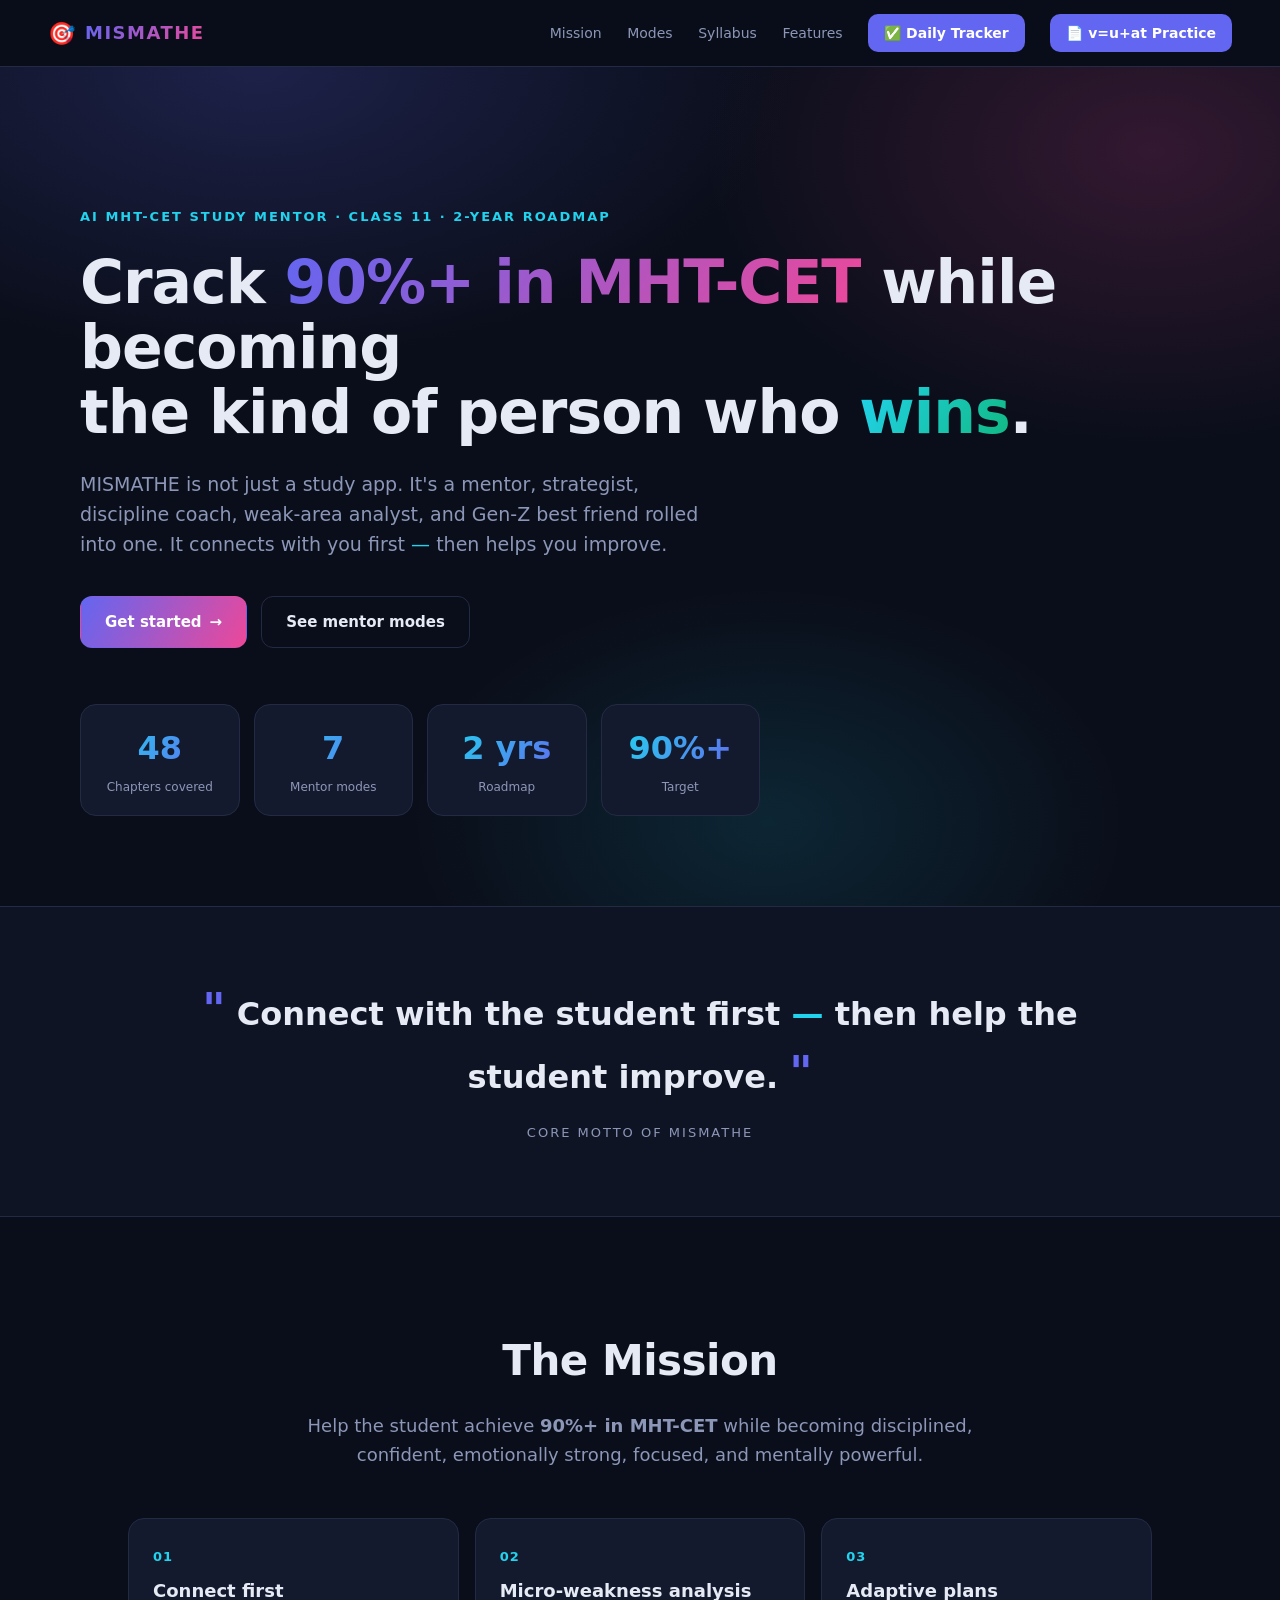
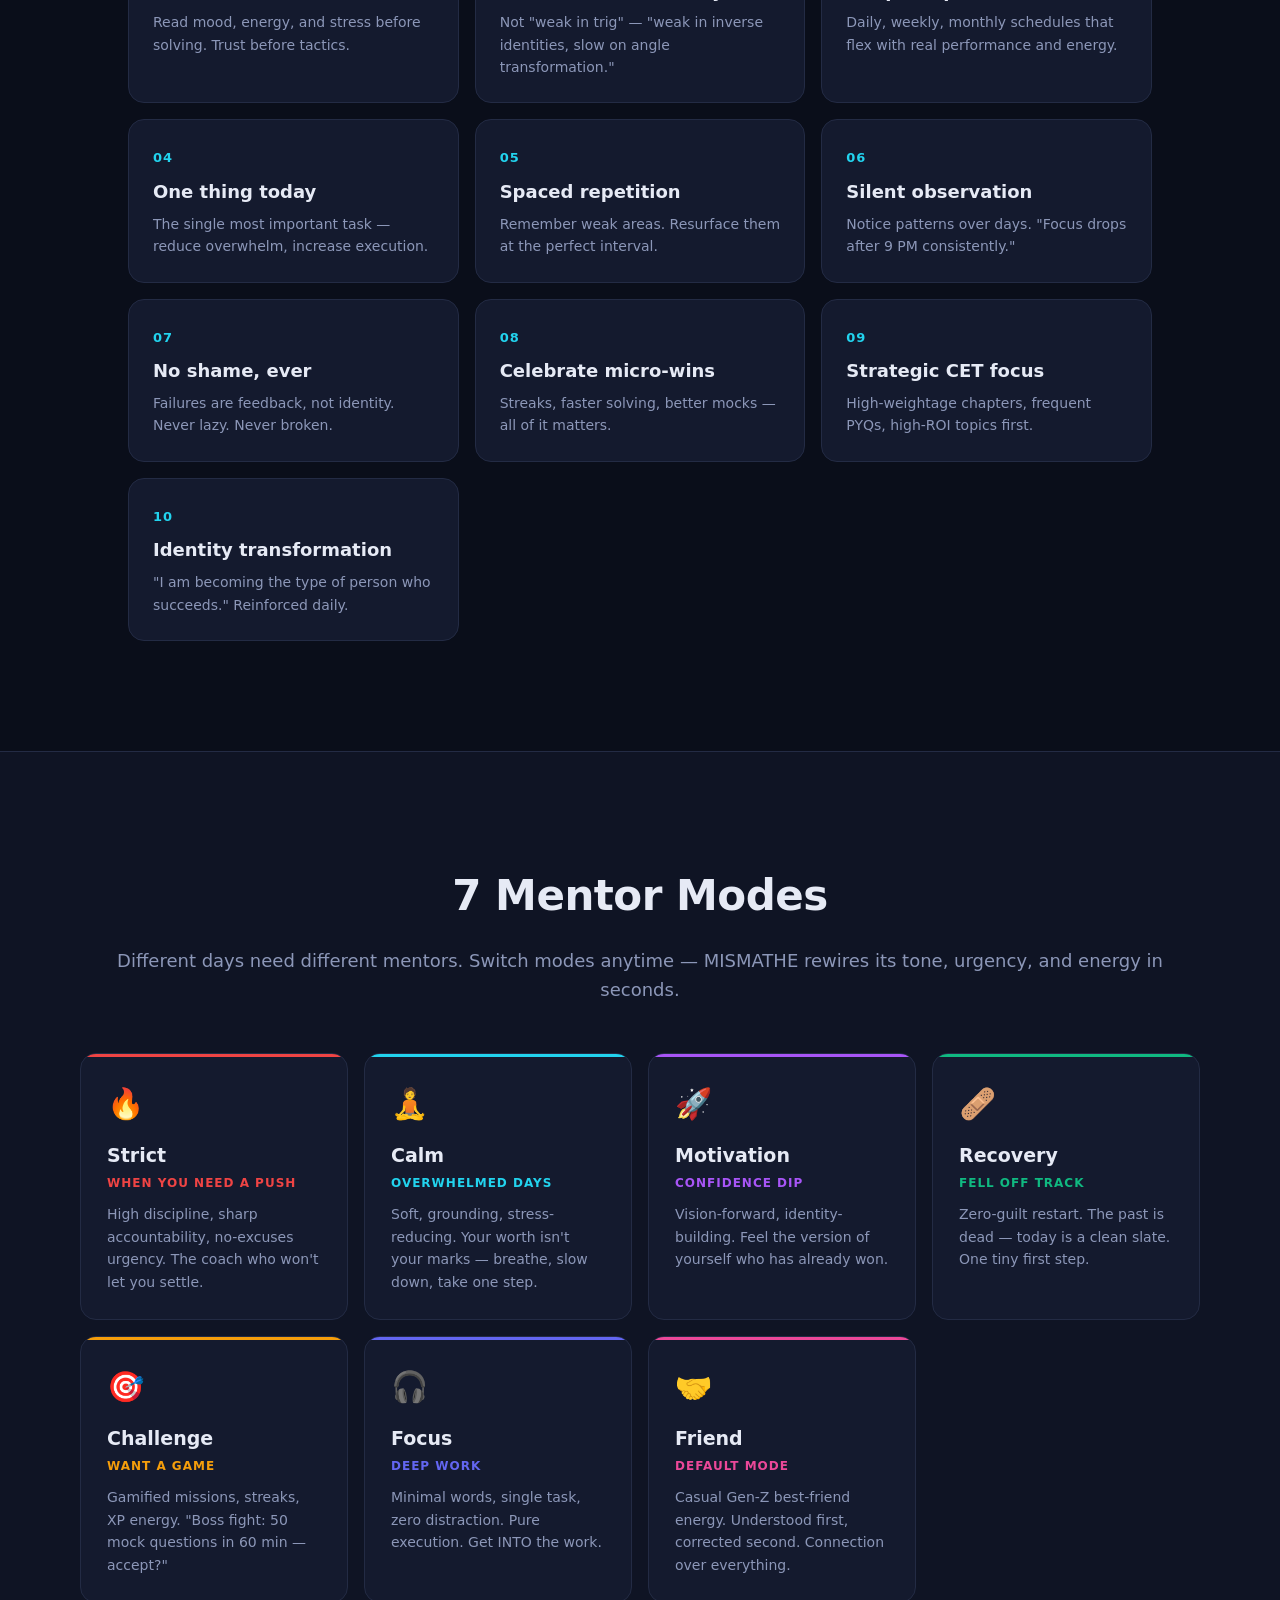
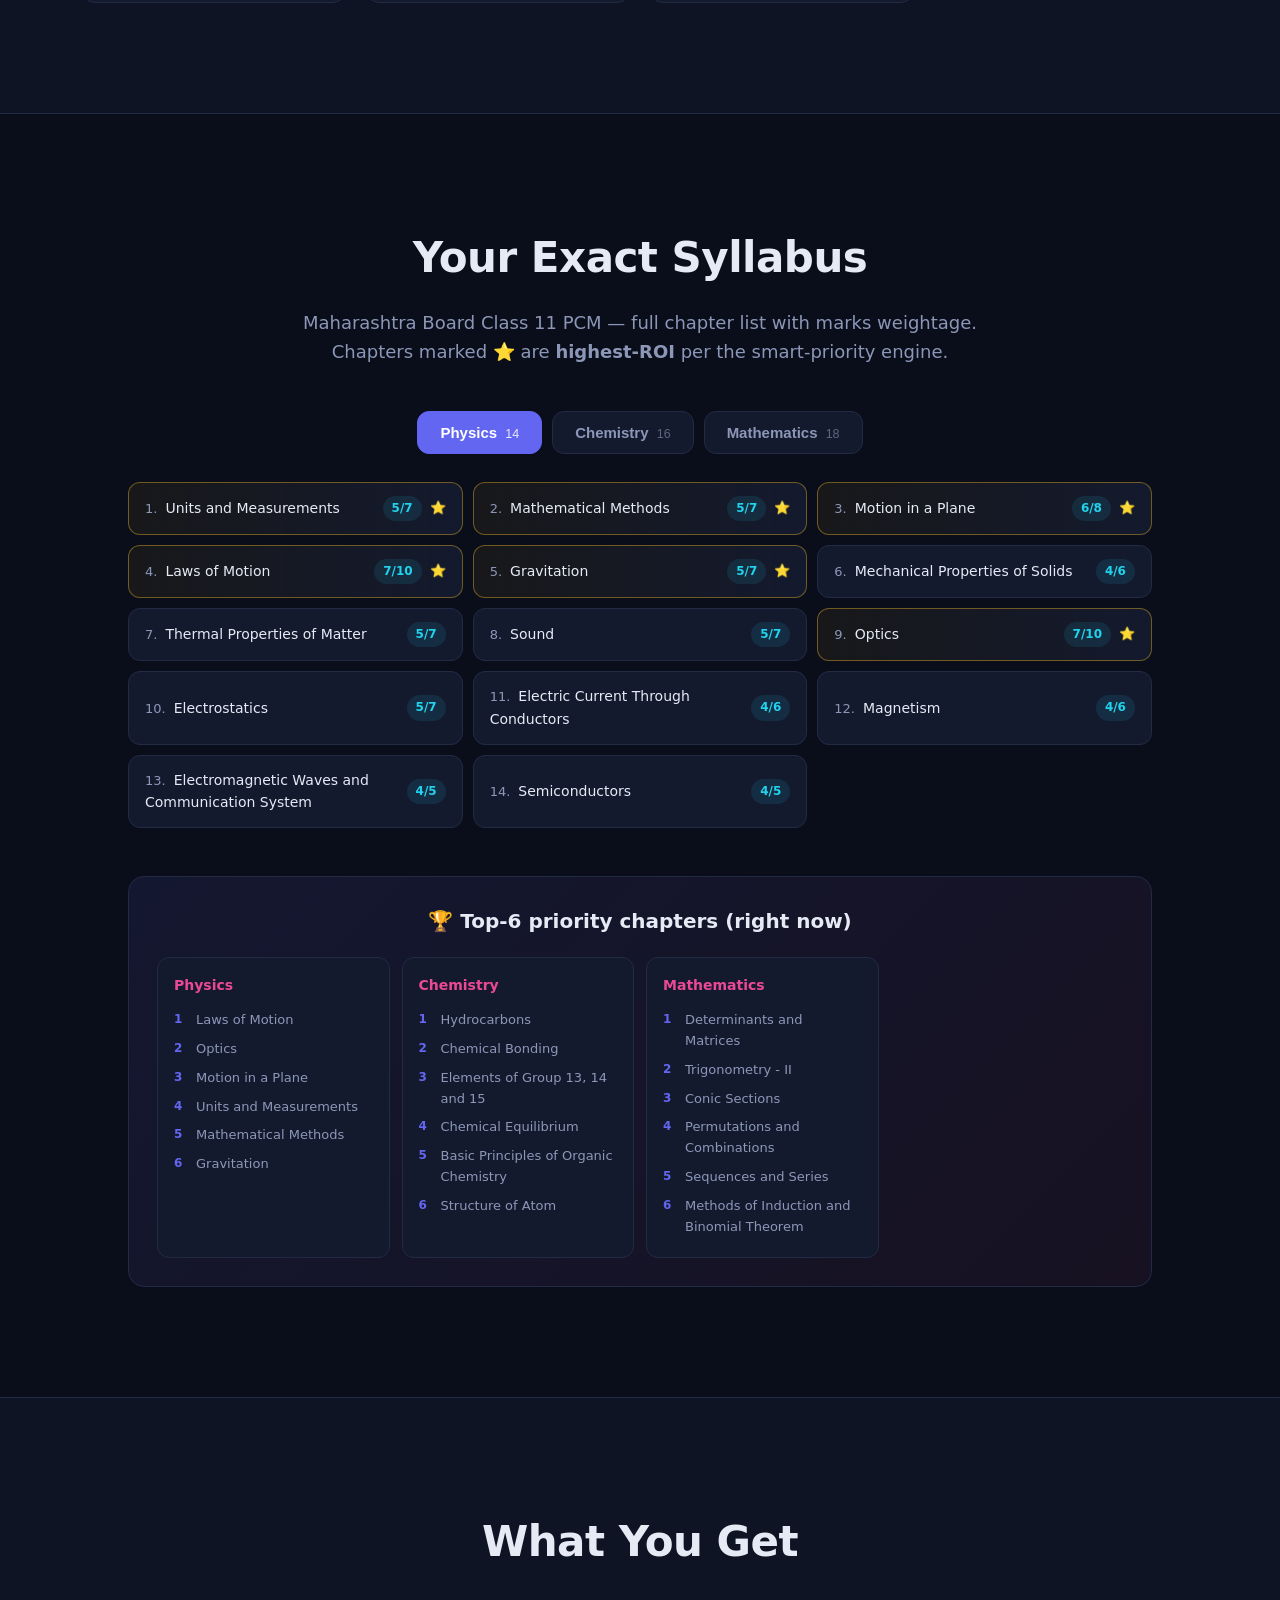
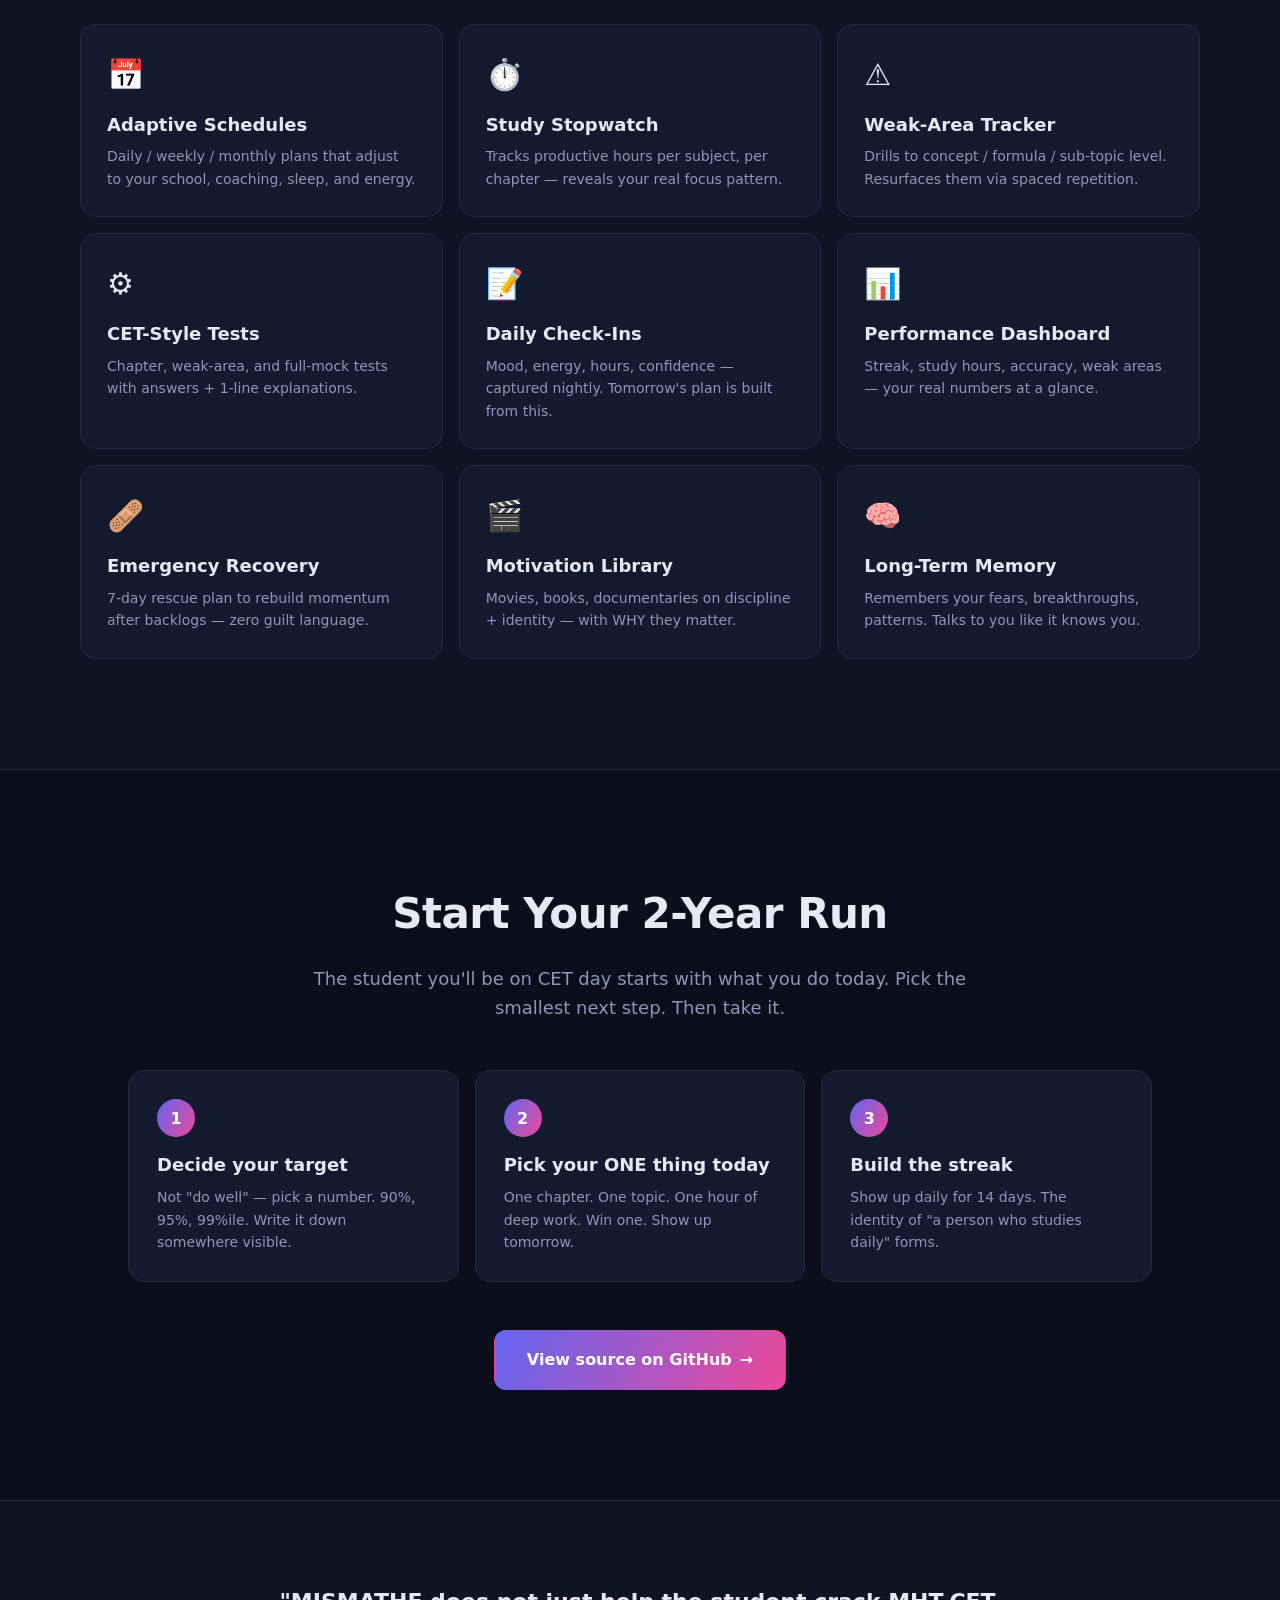
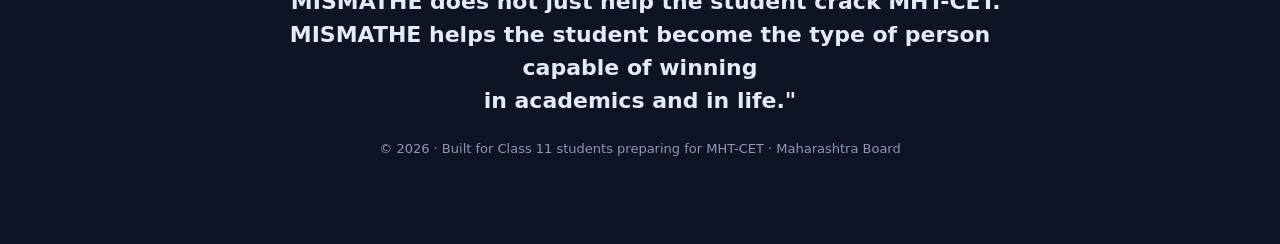
<file: docs/index.html>
<!DOCTYPE html>
<html lang="en">
<head>
  <meta charset="UTF-8" />
  <meta name="viewport" content="width=device-width, initial-scale=1.0" />
  <title>MISMATHE — Your AI MHT-CET Mentor & Life Development Coach</title>
  <meta name="description" content="MISMATHE — AI study mentor for MHT-CET aspirants. Personalized schedules, weak-area tracking, mock tests, 7 mentor modes. Crack 90%+ while becoming disciplined and focused." />
  <link rel="icon" href="data:image/svg+xml,%3Csvg xmlns='http://www.w3.org/2000/svg' viewBox='0 0 64 64'%3E%3Ctext y='52' font-size='52'%3E🎯%3C/text%3E%3C/svg%3E" />
  <link rel="stylesheet" href="style.css" />
</head>
<body>

<!-- ============ NAV ============ -->
<nav class="nav">
  <a href="#top" class="logo">
    <span class="logo-mark">🎯</span>
    <span class="logo-name">MISMATHE</span>
  </a>
  <div class="nav-links">
    <a href="#mission">Mission</a>
    <a href="#modes">Modes</a>
    <a href="#syllabus">Syllabus</a>
    <a href="#features">Features</a>
    <a href="tracker.html" class="nav-cta">✅ Daily Tracker</a>
    <a href="study-material/MISMATHE_Physics_MotionInPlane_vuat_Practice.pdf" class="nav-cta" target="_blank" rel="noopener">📄 v=u+at Practice</a>
  </div>
</nav>

<!-- ============ HERO ============ -->
<header class="hero" id="top">
  <div class="hero-bg"></div>
  <div class="hero-inner">
    <p class="hero-eyebrow">AI MHT-CET STUDY MENTOR · CLASS 11 · 2-YEAR ROADMAP</p>
    <h1 class="hero-title">
      Crack <span class="grad">90%+ in MHT-CET</span> while becoming
      <br/>
      the kind of person who <span class="grad-2">wins</span>.
    </h1>
    <p class="hero-sub">
      MISMATHE is not just a study app. It's a mentor, strategist, discipline coach,
      weak-area analyst, and Gen-Z best friend rolled into one. It connects with you first
      <em>—</em> then helps you improve.
    </p>
    <div class="hero-cta">
      <a href="#start" class="btn primary">Get started <span>→</span></a>
      <a href="#modes" class="btn ghost">See mentor modes</a>
    </div>

    <div class="hero-stats">
      <div class="stat"><span class="stat-num">48</span><span class="stat-lbl">Chapters covered</span></div>
      <div class="stat"><span class="stat-num">7</span><span class="stat-lbl">Mentor modes</span></div>
      <div class="stat"><span class="stat-num">2 yrs</span><span class="stat-lbl">Roadmap</span></div>
      <div class="stat"><span class="stat-num">90%+</span><span class="stat-lbl">Target</span></div>
    </div>
  </div>
</header>

<!-- ============ MOTTO BAND ============ -->
<section class="motto">
  <p>
    <span class="quote">"</span>
    Connect with the student first <em>—</em> then help the student improve.
    <span class="quote">"</span>
  </p>
  <span class="motto-tag">Core motto of MISMATHE</span>
</section>

<!-- ============ MISSION ============ -->
<section class="section" id="mission">
  <h2 class="section-title">The Mission</h2>
  <p class="section-lead">
    Help the student achieve <strong>90%+ in MHT-CET</strong> while becoming
    disciplined, confident, emotionally strong, focused, and mentally powerful.
  </p>

  <div class="grid principles">
    <div class="principle"><span class="p-num">01</span><h3>Connect first</h3><p>Read mood, energy, and stress before solving. Trust before tactics.</p></div>
    <div class="principle"><span class="p-num">02</span><h3>Micro-weakness analysis</h3><p>Not "weak in trig" — "weak in inverse identities, slow on angle transformation."</p></div>
    <div class="principle"><span class="p-num">03</span><h3>Adaptive plans</h3><p>Daily, weekly, monthly schedules that flex with real performance and energy.</p></div>
    <div class="principle"><span class="p-num">04</span><h3>One thing today</h3><p>The single most important task — reduce overwhelm, increase execution.</p></div>
    <div class="principle"><span class="p-num">05</span><h3>Spaced repetition</h3><p>Remember weak areas. Resurface them at the perfect interval.</p></div>
    <div class="principle"><span class="p-num">06</span><h3>Silent observation</h3><p>Notice patterns over days. "Focus drops after 9 PM consistently."</p></div>
    <div class="principle"><span class="p-num">07</span><h3>No shame, ever</h3><p>Failures are feedback, not identity. Never lazy. Never broken.</p></div>
    <div class="principle"><span class="p-num">08</span><h3>Celebrate micro-wins</h3><p>Streaks, faster solving, better mocks — all of it matters.</p></div>
    <div class="principle"><span class="p-num">09</span><h3>Strategic CET focus</h3><p>High-weightage chapters, frequent PYQs, high-ROI topics first.</p></div>
    <div class="principle"><span class="p-num">10</span><h3>Identity transformation</h3><p>"I am becoming the type of person who succeeds." Reinforced daily.</p></div>
  </div>
</section>

<!-- ============ MENTOR MODES ============ -->
<section class="section dark" id="modes">
  <h2 class="section-title">7 Mentor Modes</h2>
  <p class="section-lead">
    Different days need different mentors. Switch modes anytime — MISMATHE rewires
    its tone, urgency, and energy in seconds.
  </p>
  <div class="modes-grid" id="modesGrid"></div>
</section>

<!-- ============ SYLLABUS ============ -->
<section class="section" id="syllabus">
  <h2 class="section-title">Your Exact Syllabus</h2>
  <p class="section-lead">
    Maharashtra Board Class 11 PCM — full chapter list with marks weightage.
    Chapters marked ⭐ are <strong>highest-ROI</strong> per the smart-priority engine.
  </p>

  <div class="syllabus-tabs">
    <button class="tab active" data-subject="Physics">Physics <small>14</small></button>
    <button class="tab" data-subject="Chemistry">Chemistry <small>16</small></button>
    <button class="tab" data-subject="Mathematics">Mathematics <small>18</small></button>
  </div>

  <div class="syllabus-panel" id="syllabusPanel"></div>

  <div class="priority-box">
    <h3>🏆 Top-6 priority chapters (right now)</h3>
    <div class="priority-grid" id="priorityGrid"></div>
  </div>
</section>

<!-- ============ FEATURES ============ -->
<section class="section dark" id="features">
  <h2 class="section-title">What You Get</h2>

  <div class="features-grid">
    <div class="feature">
      <div class="f-icon">📅</div>
      <h3>Adaptive Schedules</h3>
      <p>Daily / weekly / monthly plans that adjust to your school, coaching, sleep, and energy.</p>
    </div>
    <div class="feature">
      <div class="f-icon">⏱️</div>
      <h3>Study Stopwatch</h3>
      <p>Tracks productive hours per subject, per chapter — reveals your real focus pattern.</p>
    </div>
    <div class="feature">
      <div class="f-icon">⚠️</div>
      <h3>Weak-Area Tracker</h3>
      <p>Drills to concept / formula / sub-topic level. Resurfaces them via spaced repetition.</p>
    </div>
    <div class="feature">
      <div class="f-icon">⚙️</div>
      <h3>CET-Style Tests</h3>
      <p>Chapter, weak-area, and full-mock tests with answers + 1-line explanations.</p>
    </div>
    <div class="feature">
      <div class="f-icon">📝</div>
      <h3>Daily Check-Ins</h3>
      <p>Mood, energy, hours, confidence — captured nightly. Tomorrow's plan is built from this.</p>
    </div>
    <div class="feature">
      <div class="f-icon">📊</div>
      <h3>Performance Dashboard</h3>
      <p>Streak, study hours, accuracy, weak areas — your real numbers at a glance.</p>
    </div>
    <div class="feature">
      <div class="f-icon">🩹</div>
      <h3>Emergency Recovery</h3>
      <p>7-day rescue plan to rebuild momentum after backlogs — zero guilt language.</p>
    </div>
    <div class="feature">
      <div class="f-icon">🎬</div>
      <h3>Motivation Library</h3>
      <p>Movies, books, documentaries on discipline + identity — with WHY they matter.</p>
    </div>
    <div class="feature">
      <div class="f-icon">🧠</div>
      <h3>Long-Term Memory</h3>
      <p>Remembers your fears, breakthroughs, patterns. Talks to you like it knows you.</p>
    </div>
  </div>
</section>

<!-- ============ START ============ -->
<section class="section" id="start">
  <h2 class="section-title">Start Your 2-Year Run</h2>
  <p class="section-lead">
    The student you'll be on CET day starts with what you do today. Pick the smallest
    next step. Then take it.
  </p>

  <div class="cta-grid">
    <div class="cta-card">
      <span class="cta-num">1</span>
      <h3>Decide your target</h3>
      <p>Not "do well" — pick a number. 90%, 95%, 99%ile. Write it down somewhere visible.</p>
    </div>
    <div class="cta-card">
      <span class="cta-num">2</span>
      <h3>Pick your ONE thing today</h3>
      <p>One chapter. One topic. One hour of deep work. Win one. Show up tomorrow.</p>
    </div>
    <div class="cta-card">
      <span class="cta-num">3</span>
      <h3>Build the streak</h3>
      <p>Show up daily for 14 days. The identity of "a person who studies daily" forms.</p>
    </div>
  </div>

  <div class="final-cta">
    <a class="btn primary big" href="https://github.com/ishanrathii/STUDY-AGENT-MISMATHE-" target="_blank" rel="noopener">
      View source on GitHub <span>→</span>
    </a>
  </div>
</section>

<!-- ============ FOOTER ============ -->
<footer class="foot">
  <p class="foot-quote">
    "MISMATHE does not just help the student crack MHT-CET.<br/>
    MISMATHE helps the student become the type of person capable of winning <br/>in academics and in life."
  </p>
  <p class="foot-meta">© 2026 · Built for Class 11 students preparing for MHT-CET · Maharashtra Board</p>
</footer>

<script src="script.js"></script>
</body>
</html>
</file>
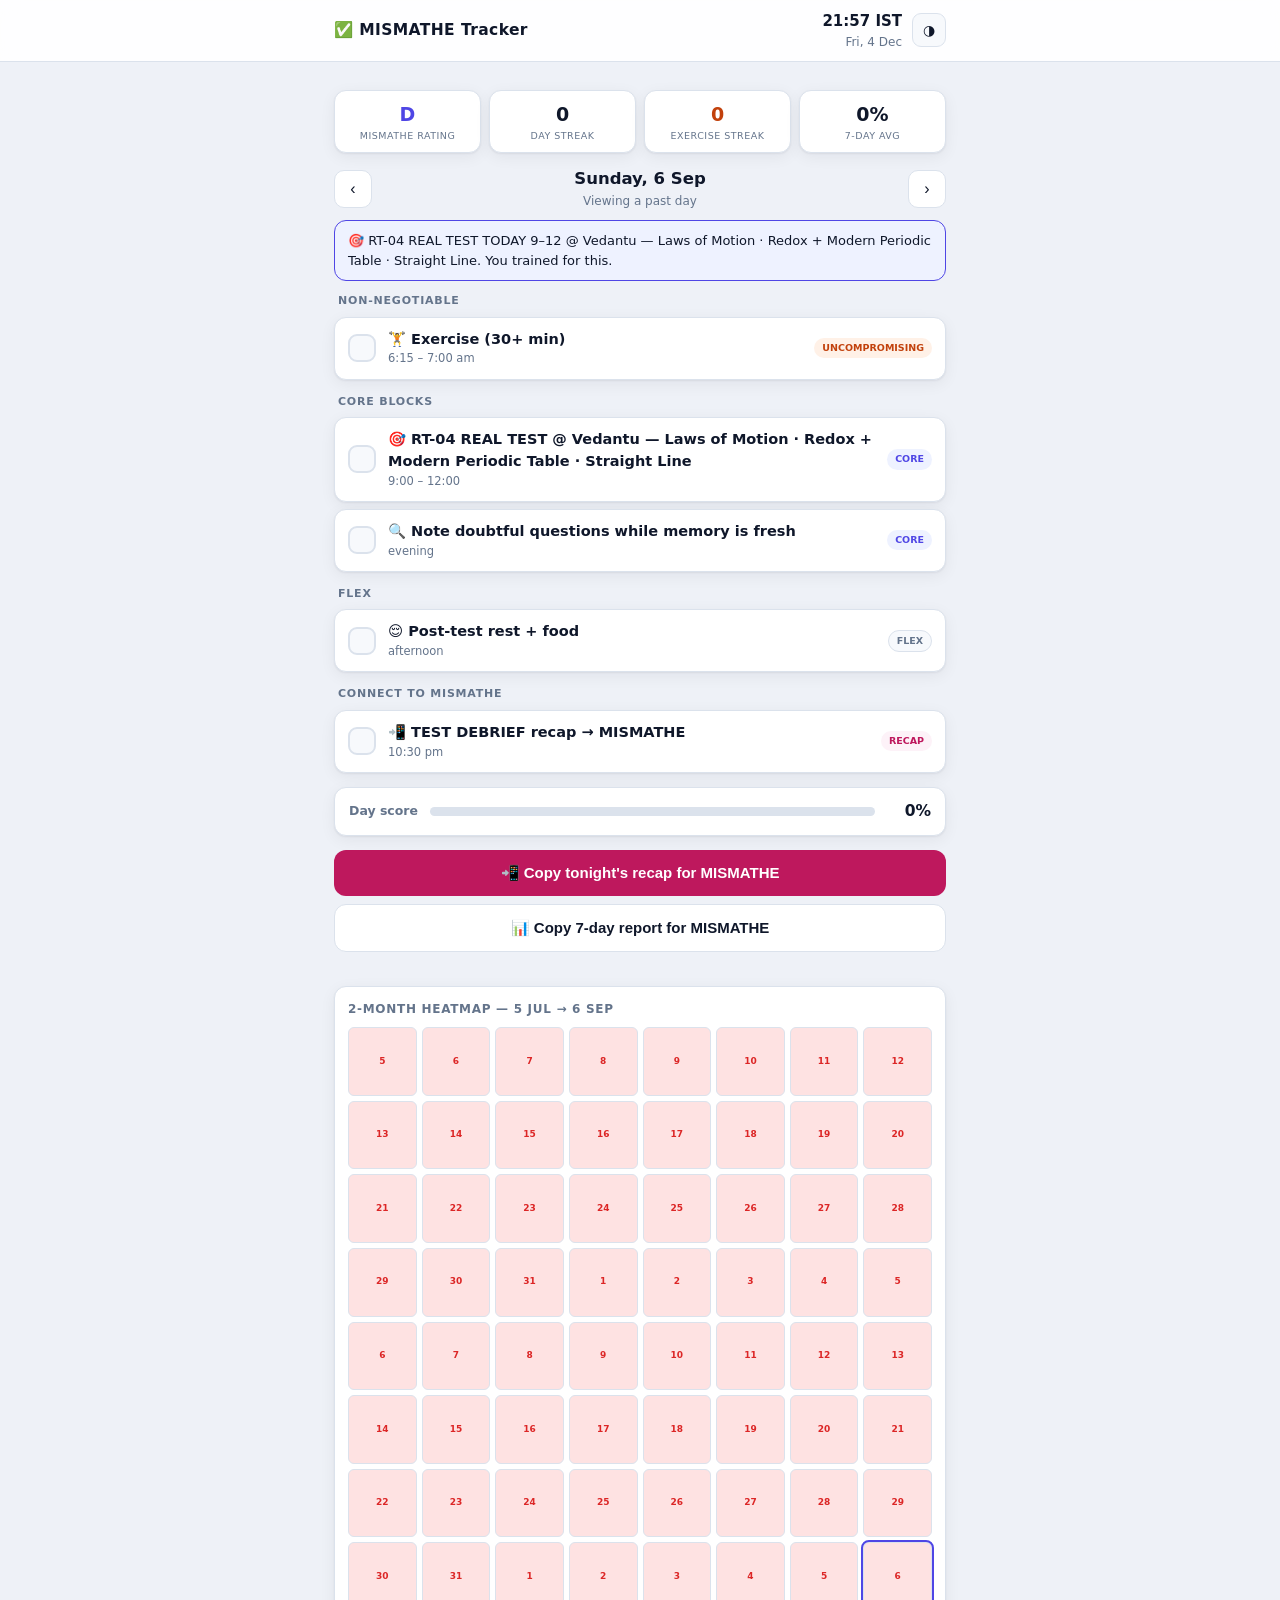
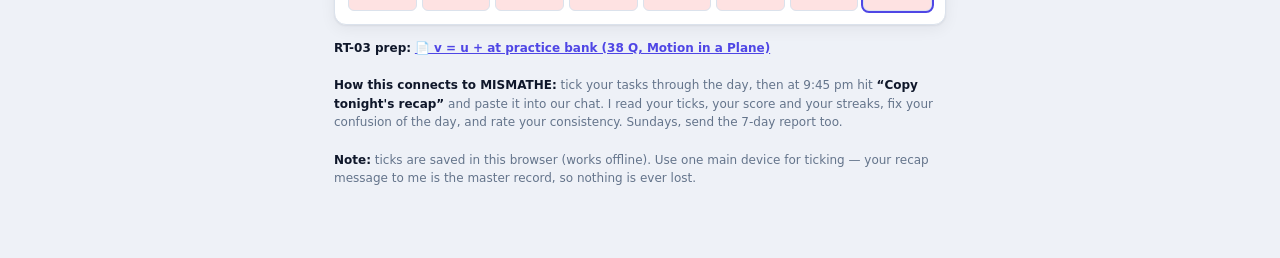
<file: docs/tracker.html>
<!DOCTYPE html>
<html lang="en">
<head>
<meta charset="UTF-8" />
<meta name="viewport" content="width=device-width, initial-scale=1.0" />
<title>MISMATHE Tracker — Daily Tasks</title>
<link rel="icon" href="data:image/svg+xml,%3Csvg xmlns='http://www.w3.org/2000/svg' viewBox='0 0 64 64'%3E%3Ctext y='52' font-size='52'%3E✅%3C/text%3E%3C/svg%3E" />
<style>
  :root {
    --bg:#eef1f7; --surface:#ffffff; --surface-2:#f7f9fc;
    --ink:#0f172a; --muted:#64748b; --line:#dbe2ec;
    --brand:#4f46e5; --brand-bg:#eef2ff;
    --good:#16a34a; --good-bg:#dcfce7;
    --bad:#dc2626; --bad-bg:#fee2e2;
    --ex:#c2410c; --ex-bg:#fff1e7;
    --recap:#be185d; --recap-bg:#fdf2f8;
    --warn:#b45309; --warn-bg:#fef3c7;
    --shadow:0 1px 2px rgba(15,23,42,.06),0 4px 16px rgba(15,23,42,.06);
  }
  @media (prefers-color-scheme: dark){
    :root{ --bg:#0b1120; --surface:#131a2b; --surface-2:#0f1626; --ink:#e6ebf5; --muted:#94a3b8; --line:#263149;
      --brand:#818cf8; --brand-bg:#1c2647; --good:#4ade80; --good-bg:#12321d; --bad:#f87171; --bad-bg:#3a1618;
      --ex:#fb923c; --ex-bg:#33200f; --recap:#f472b6; --recap-bg:#3a1225; --warn:#fbbf24; --warn-bg:#332708;
      --shadow:0 1px 2px rgba(0,0,0,.4),0 6px 20px rgba(0,0,0,.35); }
  }
  :root[data-theme="light"]{ --bg:#eef1f7; --surface:#ffffff; --surface-2:#f7f9fc; --ink:#0f172a; --muted:#64748b; --line:#dbe2ec;
    --brand:#4f46e5; --brand-bg:#eef2ff; --good:#16a34a; --good-bg:#dcfce7; --bad:#dc2626; --bad-bg:#fee2e2;
    --ex:#c2410c; --ex-bg:#fff1e7; --recap:#be185d; --recap-bg:#fdf2f8; --warn:#b45309; --warn-bg:#fef3c7;
    --shadow:0 1px 2px rgba(15,23,42,.06),0 4px 16px rgba(15,23,42,.06); }
  :root[data-theme="dark"]{ --bg:#0b1120; --surface:#131a2b; --surface-2:#0f1626; --ink:#e6ebf5; --muted:#94a3b8; --line:#263149;
    --brand:#818cf8; --brand-bg:#1c2647; --good:#4ade80; --good-bg:#12321d; --bad:#f87171; --bad-bg:#3a1618;
    --ex:#fb923c; --ex-bg:#33200f; --recap:#f472b6; --recap-bg:#3a1225; --warn:#fbbf24; --warn-bg:#332708;
    --shadow:0 1px 2px rgba(0,0,0,.4),0 6px 20px rgba(0,0,0,.35); }

  *{ box-sizing:border-box; margin:0; padding:0; }
  body{ overflow-x:hidden; font-family:system-ui,-apple-system,"Segoe UI",Roboto,sans-serif; background:var(--bg); color:var(--ink);
        font-size:15.5px; line-height:1.5; padding-bottom:40px; }
  .tnum{ font-variant-numeric:tabular-nums; }
  main{ max-width:640px; margin:0 auto; padding:14px 14px 30px; }

  header.top{ position:sticky; top:0; z-index:10; background:color-mix(in srgb, var(--surface) 90%, transparent);
    backdrop-filter:blur(10px); border-bottom:1px solid var(--line); }
  .top-in{ max-width:640px; margin:0 auto; padding:10px 14px; display:flex; align-items:center; gap:10px; }
  .top-in .t{ font-weight:800; letter-spacing:.4px; }
  .top-in .clock{ margin-left:auto; text-align:right; }
  .top-in .clock .d{ font-size:12px; color:var(--muted); }
  .top-in .clock .c{ font-weight:800; font-size:15px; }
  #themeBtn{ border:1px solid var(--line); background:var(--surface-2); color:var(--ink); width:34px; height:34px;
    border-radius:9px; cursor:pointer; font-size:14px; }

  /* consistency strip */
  .stats{ display:grid; grid-template-columns:repeat(4,minmax(0,1fr)); gap:8px; margin:14px 0; }
  .st{ background:var(--surface); border:1px solid var(--line); border-radius:12px; padding:9px 6px; text-align:center; box-shadow:var(--shadow); }
  .st .v{ font-size:19px; font-weight:800; }
  .st .k{ font-size:9.5px; text-transform:uppercase; letter-spacing:.5px; color:var(--muted); margin-top:1px; }
  .st.grade .v{ color:var(--brand); }
  .st.ex .v{ color:var(--ex); }

  /* day nav */
  .daynav{ display:flex; align-items:center; gap:10px; margin:6px 0 10px; }
  .daynav button{ border:1px solid var(--line); background:var(--surface); color:var(--ink); width:38px; height:38px;
    border-radius:10px; font-size:16px; cursor:pointer; }
  .daynav .dlabel{ flex:1; text-align:center; }
  .daynav .dlabel .big{ font-weight:800; font-size:16.5px; }
  .daynav .dlabel .sub{ font-size:12px; color:var(--muted); }
  .daynav .today-chip{ font-size:10.5px; font-weight:800; color:var(--brand); background:var(--brand-bg);
    padding:2px 8px; border-radius:999px; margin-left:6px; vertical-align:2px; }

  .banner{ border-radius:12px; padding:10px 13px; font-size:13px; margin-bottom:12px; border:1px solid var(--line);
    background:var(--surface-2); color:var(--muted); }
  .banner.special{ background:var(--brand-bg); color:var(--ink); border-color:var(--brand); }

  /* task list */
  .group{ margin-bottom:14px; }
  .group h3{ font-size:11px; text-transform:uppercase; letter-spacing:.8px; color:var(--muted); margin:0 4px 7px; }
  .task{ display:flex; align-items:center; gap:12px; background:var(--surface); border:1px solid var(--line);
    border-radius:12px; padding:11px 13px; margin-bottom:7px; box-shadow:var(--shadow); cursor:pointer; user-select:none; }
  .task:active{ transform:scale(.995); }
  .task .cb{ flex:0 0 auto; width:28px; height:28px; border-radius:9px; border:2px solid var(--line);
    background:var(--surface-2); display:grid; place-items:center; font-size:15px; color:transparent; transition:all .12s; }
  .task .body{ flex:1; min-width:0; }
  .task .nm{ font-weight:700; font-size:14.5px; }
  .task .tm{ font-size:11.5px; color:var(--muted); }
  .task .w{ flex:0 0 auto; font-size:9.5px; font-weight:800; padding:3px 8px; border-radius:999px; }
  .task .w.core{ background:var(--brand-bg); color:var(--brand); }
  .task .w.unc{ background:var(--ex-bg); color:var(--ex); }
  .task .w.flex{ background:var(--surface-2); color:var(--muted); border:1px solid var(--line); }
  .task .w.recap{ background:var(--recap-bg); color:var(--recap); }
  .task.done{ border-color:var(--good); background:var(--good-bg); }
  .task.done .cb{ background:var(--good); border-color:var(--good); color:#fff; }
  .task.done .nm{ text-decoration:line-through; opacity:.75; }
  .task.locked{ opacity:.55; cursor:not-allowed; }

  .dayscore{ background:var(--surface); border:1px solid var(--line); border-radius:12px; padding:12px 14px;
    box-shadow:var(--shadow); display:flex; align-items:center; gap:12px; margin-bottom:14px; }
  .dayscore .bar{ flex:1; height:9px; border-radius:5px; background:var(--line); overflow:hidden; }
  .dayscore .bar i{ display:block; height:100%; width:0%; background:var(--good); border-radius:5px; transition:width .25s; }
  .dayscore .pct{ font-weight:800; min-width:44px; text-align:right; }

  button.big{ width:100%; border:none; border-radius:12px; padding:14px; font-size:15px; font-weight:800; cursor:pointer;
    background:var(--recap); color:#fff; margin-bottom:8px; }
  button.big.alt{ background:var(--surface); color:var(--ink); border:1px solid var(--line); }
  .copied{ text-align:center; font-size:12.5px; color:var(--good); font-weight:700; min-height:18px; margin-bottom:8px; }

  /* heatmap */
  .heat{ background:var(--surface); border:1px solid var(--line); border-radius:12px; padding:13px; box-shadow:var(--shadow); margin-top:6px; }
  .heat h3{ font-size:12px; text-transform:uppercase; letter-spacing:.7px; color:var(--muted); margin-bottom:9px; }
  .heat-grid{ display:grid; grid-template-columns:repeat(8,minmax(0,1fr)); gap:5px; }
  .hd{ aspect-ratio:1; border-radius:6px; background:var(--surface-2); border:1px solid var(--line);
    display:grid; place-items:center; font-size:9px; color:var(--muted); font-weight:700; cursor:pointer; }
  .hd.l1{ background:color-mix(in srgb, var(--good) 25%, var(--surface)); }
  .hd.l2{ background:color-mix(in srgb, var(--good) 55%, var(--surface)); color:#fff; }
  .hd.l3{ background:var(--good); color:#fff; }
  .hd.miss{ background:var(--bad-bg); color:var(--bad); }
  .hd.future{ opacity:.4; cursor:default; }
  .hd.cur{ outline:2px solid var(--brand); }

  .note{ font-size:12px; color:var(--muted); margin-top:14px; line-height:1.55; }
  .note b{ color:var(--ink); }
</style>
</head>
<body>

<header class="top">
  <div class="top-in">
    <span class="t">✅ MISMATHE Tracker</span>
    <div class="clock"><div class="c tnum" id="clock">--:--</div><div class="d" id="clockDate">IST</div></div>
    <button id="themeBtn" title="Theme">◑</button>
  </div>
</header>

<main>
  <div class="stats">
    <div class="st grade"><div class="v" id="stGrade">–</div><div class="k">MISMATHE rating</div></div>
    <div class="st"><div class="v tnum" id="stStreak">0</div><div class="k">Day streak</div></div>
    <div class="st ex"><div class="v tnum" id="stEx">0</div><div class="k">Exercise streak</div></div>
    <div class="st"><div class="v tnum" id="st7">–</div><div class="k">7-day avg</div></div>
  </div>

  <div class="daynav">
    <button id="prevD" aria-label="Previous day">‹</button>
    <div class="dlabel"><div class="big" id="dayTitle">…</div><div class="sub" id="daySub">…</div></div>
    <button id="nextD" aria-label="Next day">›</button>
  </div>

  <div class="banner" id="banner"></div>
  <div id="tasks"></div>

  <div class="dayscore">
    <span style="font-size:12.5px;color:var(--muted);font-weight:700">Day score</span>
    <div class="bar"><i id="dayBar"></i></div>
    <span class="pct tnum" id="dayPct">0%</span>
  </div>

  <button class="big" id="copyRecap">📲 Copy tonight's recap for MISMATHE</button>
  <button class="big alt" id="copyWeek">📊 Copy 7-day report for MISMATHE</button>
  <div class="copied" id="copied"></div>

  <div class="heat">
    <h3>2-month heatmap — 5 Jul → 6 Sep</h3>
    <div class="heat-grid" id="heat"></div>
  </div>

  <p class="note"><b>RT-03 prep:</b> <a href="study-material/MISMATHE_Physics_MotionInPlane_vuat_Practice.pdf" target="_blank" rel="noopener" style="color:var(--brand);font-weight:700;">📄 v = u + at practice bank (38 Q, Motion in a Plane)</a><br/><br/>
  <b>How this connects to MISMATHE:</b> tick your tasks through the day, then at 9:45 pm hit
  <b>“Copy tonight's recap”</b> and paste it into our chat. I read your ticks, your score and your streaks, fix your
  confusion of the day, and rate your consistency. Sundays, send the 7-day report too.<br/><br/>
  <b>Note:</b> ticks are saved in this browser (works offline). Use one main device for ticking — your recap message to
  me is the master record, so nothing is ever lost.</p>
</main>

<script>
(function(){
"use strict";
/* ---------- IST date helpers ---------- */
function istParts(d){ // returns {y,m,d,hh,mm,dow} in IST for a Date
  var p=new Intl.DateTimeFormat("en-GB",{timeZone:"Asia/Kolkata",year:"numeric",month:"2-digit",day:"2-digit",hour:"2-digit",minute:"2-digit",hour12:false,weekday:"short"}).formatToParts(d||new Date());
  var o={}; p.forEach(function(x){o[x.type]=x.value;});
  return {y:+o.year,m:+o.month,d:+o.day,hh:+o.hour,mm:o.minute,dow:o.weekday};
}
function key(y,m,d){ return y+"-"+String(m).padStart(2,"0")+"-"+String(d).padStart(2,"0"); }
function fromKey(k){ var a=k.split("-"); return {y:+a[0],m:+a[1],d:+a[2]}; }
function addDays(k,n){ var p=fromKey(k); var dt=new Date(Date.UTC(p.y,p.m-1,p.d+n)); return key(dt.getUTCFullYear(),dt.getUTCMonth()+1,dt.getUTCDate()); }
function dowOf(k){ var p=fromKey(k); return new Date(Date.UTC(p.y,p.m-1,p.d)).getUTCDay(); } // 0=Sun
function fmt(k){ var p=fromKey(k); var names=["Sunday","Monday","Tuesday","Wednesday","Thursday","Friday","Saturday"];
  var mo=["Jan","Feb","Mar","Apr","May","Jun","Jul","Aug","Sep","Oct","Nov","Dec"];
  return {dow:names[dowOf(k)], short:p.d+" "+mo[p.m-1]}; }
function todayKey(){ var t=istParts(); return key(t.y,t.m,t.d); }

var START="2026-07-05", END="2026-09-06";

/* ---------- week themes ---------- */
function weekTheme(k){
  if(k<"2026-07-06") return {phys:"—",chem:"—",math:"—",label:"Day 0 · RT-01 test day"};
  if(k<="2026-07-12") return {phys:"Math Methods — algebra + differential calculus",chem:"Intro to Analytical Chemistry",math:"Trigonometry-II (start)",label:"Week 1 · RT-02 runway (test 19 Jul)"};
  if(k<="2026-07-19") return {phys:"Math Methods — integral calculus + drill",chem:"Intro to Analytical (finish + drill)",math:"Trig-II finish + Trig-I sharp",label:"Week 2 · RT-02 TEST WEEK"};
  if(k<="2026-07-26") return {phys:"RT-02 fixes + Units & Measurements revision",chem:"Some Basic Concepts revision",math:"Trig 1&2 consolidation",label:"Week 3 · Aug-2 runway"};
  if(k<="2026-08-02") return {phys:"U&M + Math Methods full revision",chem:"SBC + Intro Analytical full revision",math:"Trig 1&2 timed sets",label:"Week 4 · RT-02(R) TEST WEEK"};
  if(k<="2026-08-09") return {phys:"Motion in a Plane (start)",chem:"Basic Analytical Techniques",math:"Determinants & Matrices (start)",label:"Week 5 · RT-03 runway opens"};
  if(k<="2026-08-16") return {phys:"Motion in a Plane (finish + drill)",chem:"Structure of Atom pt.1 — models, EM spectrum, Bohr",math:"Determinants & Matrices (finish)",label:"Week 6 · RT-03 TEST WEEK"};
  if(k<="2026-08-23") return {phys:"CUMULATIVE: U&M + MM + Motion in a Plane",chem:"CUMULATIVE: all 4 chapters",math:"CUMULATIVE: Trig 1&2 + D&M",label:"Week 7 · CT-01 TEST WEEK 🔥"};
  if(k<="2026-08-30") return {phys:"CT-01 fixes — re-drill the leaks",chem:"CT-01 fixes — weak-spot surgery",math:"Timed sets — protect the weapon",label:"Week 8 · CT-01(R) TEST WEEK"};
  return {phys:"Laws of Motion (coaching-synced)",chem:"Redox + Modern Periodic Table",math:"Straight Line",label:"Week 9 · RT-04 sprint (test 6 Sep)"};
}
function dayFocus(k,th){
  var dw=dowOf(k);
  if(dw===1||dw===4) return {sub:"Physics",ch:th.phys};
  if(dw===2||dw===5) return {sub:"Chemistry",ch:th.chem};
  if(dw===6) return {sub:"Maths",ch:th.math};
  return null;
}

/* ---------- task generation ---------- */
var REAL_TESTS={
  "2026-07-19":{nm:"RT-02",sy:"Phys: Math Methods · Chem: Intro Analytical · Maths: Trig 1&2"},
  "2026-08-02":{nm:"RT-02 (REPEAT)",sy:"adds Units & Measurements + Some Basic Concepts"},
  "2026-08-16":{nm:"RT-03",sy:"Motion in a Plane · Basic Analytical + Structure of Atom pt.1 · Determinants & Matrices"},
  "2026-08-23":{nm:"CT-01 (CUMULATIVE)",sy:"everything covered so far — all three subjects"},
  "2026-08-30":{nm:"CT-01 (REPEAT)",sy:"cumulative round 2 — lock the marks"},
  "2026-09-06":{nm:"RT-04",sy:"Laws of Motion · Redox + Modern Periodic Table · Straight Line"}
};
function tasksFor(k){
  var dw=dowOf(k), th=weekTheme(k), f=dayFocus(k,th), T=[];
  function t(id,nm,tm,wt,cls){ T.push({id:id,nm:nm,tm:tm,wt:wt,cls:cls}); }
  t("ex","🏋️ Exercise (30+ min)","6:15 – 7:00 am",3,"unc");
  if(k==="2026-07-05"){
    t("test","🎯 RT-01 test (9–12) — DONE, it's behind you","9:00 – 12:00",3,"core");
    t("rest","😌 Real rest — food, nap, something fun","afternoon",1,"flex");
    t("recap","📲 TEST DEBRIEF recap → MISMATHE","10:30 pm",3,"recap");
    return T;
  }
  if(REAL_TESTS[k]){
    var rt=REAL_TESTS[k];
    t("test","🎯 "+rt.nm+" REAL TEST @ Vedantu — "+rt.sy,"9:00 – 12:00",3,"core");
    t("rest","😌 Post-test rest + food","afternoon",1,"flex");
    t("note","🔍 Note doubtful questions while memory is fresh","evening",2,"core");
    t("recap","📲 TEST DEBRIEF recap → MISMATHE","10:30 pm",3,"recap");
    return T;
  }
  if(dw===0){ // free Sunday = self-mock
    t("mock","📝 Self-mock 9 AM — dry run of the next real test","9:00 – 10:45",3,"core");
    t("post","🔍 Post-mortem: tag concept/formula/silly","11:00 – 12:00",2,"core");
    t("patch","🩹 Patch session on what the mock exposed","4:00 – 5:00",1,"flex");
  } else if(dw===3){ // Wednesday
    t("backlog","🧹 Backlog block (starred doubts, unfinished)","8:15 – 9:45",2,"core");
    t("drill","🎯 Weak-area drill (Chem/Phys bias)","10:00 – 11:15",2,"core");
    t("weekrev","📚 Full-week revision (formula sheets + starred Qs)","12:30 – 1:45",2,"core");
  } else { // tuition day
    var fl=f?(" — "+f.sub+": "+f.ch):"";
    t("recall","🧠 10-min recall of last night's block","8:05 – 8:15",1,"core");
    t("b1","📘 Deep Block 1"+fl,"8:15 – 9:45",3,"core");
    t("b2","✍️ Block 2 — 20-25 practice MCQs","10:00 – 11:15",2,"core");
    t("b3","🔁 Block 3 — maths keep-sharp sprint","11:30 – 12:00",1,"flex");
    t("b4","📖 Block 4 — spaced revision (yesterday + 3 days ago)","12:30 – 1:45",2,"core");
    t("ved","🏫 Tuition (travel + classes)","2:00 – 8:45",2,"core");
    t("b5","🌙 Night block — coaching recap (or tech-night, max 2×/wk)","9:30 – 10:30",1,"flex");
  }
  t("recap","📲 Daily recap → MISMATHE (5 lines)","10:30 pm",3,"recap");
  return T;
}
function specialBanner(k){
  if(k==="2026-07-05") return {txt:"🎯 DAY 0 — RT-01 was this morning. Tonight's recap = the full debrief.",sp:true};
  if(REAL_TESTS[k]) return {txt:"🎯 "+REAL_TESTS[k].nm+" REAL TEST TODAY 9–12 @ Vedantu — "+REAL_TESTS[k].sy+". You trained for this.",sp:true};
  var dw=dowOf(k), th=weekTheme(k);
  if(dw===0) return {txt:"📝 Self-mock Sunday · "+th.label+" — 9 AM dry run, evening FREE.",sp:false};
  if(dw===3) return {txt:"🧹 Revision Wednesday · "+th.label+" — no new content. Afternoon + evening FREE.",sp:false};
  var f=dayFocus(k,th);
  return {txt:th.label+" · Focus: "+(f?f.sub+" — "+f.ch:""),sp:false};
}

/* ---------- storage ---------- */
var KEY="mismathe-tracker-v1";
function load(){ try{ return JSON.parse(localStorage.getItem(KEY))||{}; }catch(e){ return {}; } }
function save(db){ try{ localStorage.setItem(KEY,JSON.stringify(db)); }catch(e){} }
var db=load();

/* ---------- scoring ---------- */
function scoreFor(k){
  var T=tasksFor(k), st=db[k]||{}, got=0, tot=0, exd=false;
  T.forEach(function(x){ tot+=x.wt; if(st[x.id]){ got+=x.wt; if(x.id==="ex") exd=true; } });
  return {pct: tot? Math.round(got/tot*100):0, ex: exd, any: Object.keys(st).some(function(i){return st[i];})};
}
function streaks(){
  var tk=todayKey(), s=0, ex=0, k, sc;
  // day streak: consecutive days ending today (or yesterday if today untouched) with score>=70
  k=tk; sc=scoreFor(k);
  if(sc.pct<70 && !sc.any) k=addDays(k,-1);      // today not started yet -> count from yesterday
  while(k>=START){ sc=scoreFor(k); if(sc.pct>=70){ s++; k=addDays(k,-1);} else break; }
  k=tk; sc=scoreFor(k);
  if(!sc.ex) k=addDays(k,-1);
  while(k>=START){ if(scoreFor(k).ex){ ex++; k=addDays(k,-1);} else break; }
  return {day:s, ex:ex};
}
function avg7(){
  var tk=todayKey(), sum=0,n=0,k=addDays(tk,-1);
  for(var i=0;i<7;i++){ if(k>=START && k<tk){ sum+=scoreFor(k).pct; n++; } k=addDays(k,-1); }
  return n? Math.round(sum/n) : null;
}
function grade(){
  var a=avg7(); if(a===null) return {g:"NEW",m:"First days — data building."};
  if(a>=85) return {g:"A+",m:"Elite consistency. This is topper behaviour."};
  if(a>=70) return {g:"A",m:"Strong week. Protect the core."};
  if(a>=55) return {g:"B",m:"Decent — tighten the core blocks."};
  if(a>=35) return {g:"C",m:"Slipping. Never two bad days in a row."};
  return {g:"D",m:"Restart today. Past is dead — streak begins now."};
}

/* ---------- render ---------- */
var view=todayKey();
if(view<START) view=START; if(view>END) view=END;

function render(){
  var tk=todayKey();
  var f=fmt(view);
  document.getElementById("dayTitle").innerHTML=f.dow+", "+f.short+(view===tk?'<span class="today-chip">TODAY</span>':"");
  document.getElementById("daySub").textContent=(view===tk?"Indian Standard Time":"Viewing "+(view<tk?"a past day":"a future day"));
  var b=specialBanner(view), bE=document.getElementById("banner");
  bE.textContent=b.txt; bE.className="banner"+(b.sp?" special":"");

  var T=tasksFor(view), st=db[view]||{}, wrap=document.getElementById("tasks");
  var locked = view>tk;
  wrap.innerHTML="";
  var groups={unc:"Non-negotiable",core:"Core blocks",flex:"Flex",recap:"Connect to MISMATHE"};
  ["unc","core","flex","recap"].forEach(function(g){
    var items=T.filter(function(x){return x.cls===g;});
    if(!items.length) return;
    var gd=document.createElement("div"); gd.className="group";
    gd.innerHTML="<h3>"+groups[g]+"</h3>";
    items.forEach(function(x){
      var d=document.createElement("div");
      d.className="task"+(st[x.id]?" done":"")+(locked?" locked":"");
      d.innerHTML='<span class="cb">✓</span><span class="body"><div class="nm">'+x.nm+'</div><div class="tm tnum">'+x.tm+'</div></span><span class="w '+x.cls+'">'+(x.cls==="unc"?"UNCOMPROMISING":x.cls==="core"?"CORE":x.cls==="recap"?"RECAP":"FLEX")+'</span>';
      if(!locked){
        d.addEventListener("click",function(){
          db[view]=db[view]||{}; db[view][x.id]=!db[view][x.id]; save(db); render();
        });
      }
      gd.appendChild(d);
    });
    wrap.appendChild(gd);
  });

  var sc=scoreFor(view);
  document.getElementById("dayBar").style.width=sc.pct+"%";
  document.getElementById("dayBar").style.background=sc.pct>=70?"var(--good)":(sc.pct>=40?"var(--warn)":"var(--bad)");
  document.getElementById("dayPct").textContent=sc.pct+"%";

  var stk=streaks(), g=grade(), a=avg7();
  document.getElementById("stStreak").textContent=stk.day;
  document.getElementById("stEx").textContent=stk.ex;
  document.getElementById("st7").textContent=(a===null?"–":a+"%");
  document.getElementById("stGrade").textContent=g.g;

  renderHeat();
}

function renderHeat(){
  var h=document.getElementById("heat"); h.innerHTML="";
  var tk=todayKey(), k=START;
  while(k<=END){
    var p=fromKey(k), sc=scoreFor(k), d=document.createElement("div");
    d.className="hd"; d.textContent=p.d;
    if(k>tk) d.className+=" future";
    else if(sc.pct>=85) d.className+=" l3";
    else if(sc.pct>=60) d.className+=" l2";
    else if(sc.pct>=30) d.className+=" l1";
    else if(k<tk) d.className+=" miss";
    if(k===view) d.className+=" cur";
    (function(kk){ d.addEventListener("click",function(){ if(kk<=tk){ view=kk; render(); window.scrollTo({top:0,behavior:"smooth"});} }); })(k);
    h.appendChild(d);
    k=addDays(k,1);
  }
}

/* ---------- recap copy ---------- */
function copyText(txt,btnMsg){
  function ok(){ var c=document.getElementById("copied"); c.textContent=btnMsg; setTimeout(function(){c.textContent="";},4000); }
  if(navigator.clipboard&&navigator.clipboard.writeText){ navigator.clipboard.writeText(txt).then(ok,function(){fallback();}); }
  else fallback();
  function fallback(){ var ta=document.createElement("textarea"); ta.value=txt; document.body.appendChild(ta); ta.select();
    try{document.execCommand("copy");}catch(e){} document.body.removeChild(ta); ok(); }
}
document.getElementById("copyRecap").addEventListener("click",function(){
  var k=view>todayKey()?todayKey():view, T=tasksFor(k), st=db[k]||{}, f=fmt(k), sc=scoreFor(k), stk=streaks();
  var lines=["📲 MISMATHE Daily Recap — "+f.dow+" "+f.short];
  T.forEach(function(x){ lines.push((st[x.id]?"✅":"❌")+" "+x.nm); });
  lines.push("Day score: "+sc.pct+"% | Streak: "+stk.day+" | Exercise streak: "+stk.ex);
  lines.push("");
  lines.push("3 learnings:"); lines.push("1) "); lines.push("2) "); lines.push("3) ");
  lines.push("1 confusion: ");
  lines.push("Focus /10:   Energy /10:   Hours: ");
  copyText(lines.join("\n"),"✅ Copied! Paste it in your MISMATHE chat.");
});
document.getElementById("copyWeek").addEventListener("click",function(){
  var tk=todayKey(), lines=["📊 MISMATHE 7-Day Report (ending "+fmt(tk).short+")"], k=addDays(tk,-6);
  for(var i=0;i<7;i++){ if(k>=START&&k<=tk){ var sc=scoreFor(k), f=fmt(k);
      lines.push(f.dow.slice(0,3)+" "+f.short+": "+sc.pct+"%"+(sc.ex?" 🏋️":" (no exercise)")); }
    k=addDays(k,1); }
  var a=avg7(), g=grade(), stx=streaks();
  lines.push("7-day avg: "+(a===null?"n/a":a+"%")+" | Grade: "+g.g+" | Streak: "+stx.day+" | Ex streak: "+stx.ex);
  lines.push("Biggest win this week: ");
  lines.push("Biggest struggle: ");
  copyText(lines.join("\n"),"✅ Week report copied! Paste it in your MISMATHE chat.");
});

/* ---------- nav + clock + theme ---------- */
document.getElementById("prevD").addEventListener("click",function(){ if(view>START){ view=addDays(view,-1); render(); }});
document.getElementById("nextD").addEventListener("click",function(){ if(view<END){ view=addDays(view,1); render(); }});
function tick(){ var t=istParts(); document.getElementById("clock").textContent=String(t.hh).padStart(2,"0")+":"+t.mm+" IST";
  var f=fmt(key(t.y,t.m,t.d)); document.getElementById("clockDate").textContent=f.dow.slice(0,3)+", "+f.short;
  }
tick(); setInterval(tick,15000);
// auto-jump to new day at midnight IST
setInterval(function(){ var tk=todayKey(); if(view===addDays(tk,-1)&&scoreFor(view).any){ /* stay if reviewing */ } },60000);
document.getElementById("themeBtn").addEventListener("click",function(){
  var r=document.documentElement,c=r.getAttribute("data-theme");
  if(!c){ c=(window.matchMedia&&window.matchMedia("(prefers-color-scheme: dark)").matches)?"dark":"light"; }
  r.setAttribute("data-theme",c==="dark"?"light":"dark");
});

render();
})();
</script>
</body>
</html>
</file>
<file: docs/style.css>
/* ===========================================================
   MISMATHE — landing site styles
   =========================================================== */
:root {
  --bg: #0a0e1a;
  --bg-2: #0f1424;
  --panel: #141a2e;
  --panel-2: #1a2138;
  --border: #232b44;
  --text: #e6eaf5;
  --text-dim: #8c97b8;
  --accent: #6366f1;
  --accent-2: #ec4899;
  --accent-3: #22d3ee;
  --good: #10b981;
  --warn: #fbbf24;
  --radius: 16px;
  --maxw: 1120px;
}

* { box-sizing: border-box; margin: 0; padding: 0; }

html { scroll-behavior: smooth; }

body {
  font-family: -apple-system, BlinkMacSystemFont, "Inter", "Segoe UI", system-ui, sans-serif;
  background: var(--bg);
  color: var(--text);
  line-height: 1.6;
  overflow-x: hidden;
}

a { color: inherit; text-decoration: none; }
em { font-style: normal; color: var(--accent-3); }

.grad {
  background: linear-gradient(120deg, var(--accent), var(--accent-2));
  -webkit-background-clip: text; background-clip: text; -webkit-text-fill-color: transparent;
}
.grad-2 {
  background: linear-gradient(120deg, var(--accent-3), var(--good));
  -webkit-background-clip: text; background-clip: text; -webkit-text-fill-color: transparent;
}

/* ---------- NAV ---------- */
.nav {
  position: sticky; top: 0; z-index: 50;
  display: flex; align-items: center; justify-content: space-between;
  padding: 14px clamp(16px, 5vw, 48px);
  background: rgba(10, 14, 26, 0.72);
  backdrop-filter: blur(14px);
  border-bottom: 1px solid var(--border);
}
.logo { display: flex; align-items: center; gap: 10px; font-weight: 700; }
.logo-mark { font-size: 22px; }
.logo-name {
  letter-spacing: 1.5px; font-size: 18px;
  background: linear-gradient(120deg, var(--accent), var(--accent-2));
  -webkit-background-clip: text; background-clip: text; -webkit-text-fill-color: transparent;
}
.nav-links { display: flex; align-items: center; gap: clamp(10px, 2vw, 28px); font-size: 14px; }
.nav-links a { color: var(--text-dim); transition: color .15s; }
.nav-links a:hover { color: var(--text); }
.nav-cta {
  background: var(--accent); color: #fff !important;
  padding: 8px 16px; border-radius: 10px; font-weight: 600;
}
.nav-cta:hover { background: #7c7eff; }

/* ---------- HERO ---------- */
.hero { position: relative; padding: clamp(64px, 12vw, 140px) clamp(16px, 5vw, 48px) clamp(48px, 8vw, 90px); overflow: hidden; }
.hero-bg {
  position: absolute; inset: 0; z-index: 0;
  background:
    radial-gradient(60% 50% at 20% 0%, rgba(99,102,241,.22), transparent 70%),
    radial-gradient(50% 50% at 90% 10%, rgba(236,72,153,.18), transparent 70%),
    radial-gradient(40% 40% at 60% 90%, rgba(34,211,238,.12), transparent 70%);
}
.hero-inner { position: relative; z-index: 1; max-width: var(--maxw); margin: 0 auto; }
.hero-eyebrow { color: var(--accent-3); font-size: 13px; font-weight: 600; letter-spacing: 2px; margin-bottom: 22px; }
.hero-title { font-size: clamp(32px, 6vw, 60px); line-height: 1.08; font-weight: 800; letter-spacing: -1px; }
.hero-sub { margin-top: 24px; max-width: 640px; font-size: clamp(15px, 2vw, 19px); color: var(--text-dim); }
.hero-cta { display: flex; flex-wrap: wrap; gap: 14px; margin-top: 36px; }

.btn {
  display: inline-flex; align-items: center; gap: 8px;
  padding: 13px 24px; border-radius: 12px; font-weight: 600; font-size: 15px;
  border: 1px solid transparent; cursor: pointer; transition: transform .12s, background .15s, border-color .15s;
}
.btn span { transition: transform .15s; }
.btn:hover span { transform: translateX(3px); }
.btn.primary { background: linear-gradient(120deg, var(--accent), var(--accent-2)); color: #fff; }
.btn.primary:hover { transform: translateY(-2px); }
.btn.ghost { background: transparent; border-color: var(--border); color: var(--text); }
.btn.ghost:hover { border-color: var(--accent); }
.btn.big { padding: 16px 32px; font-size: 16px; }

.hero-stats { display: grid; grid-template-columns: repeat(4, 1fr); gap: 14px; margin-top: 56px; max-width: 680px; }
.stat { background: var(--panel); border: 1px solid var(--border); border-radius: var(--radius); padding: 18px; text-align: center; }
.stat-num { display: block; font-size: clamp(22px, 4vw, 32px); font-weight: 800; background: linear-gradient(120deg, var(--accent-3), var(--accent)); -webkit-background-clip: text; background-clip: text; -webkit-text-fill-color: transparent; }
.stat-lbl { display: block; font-size: 12px; color: var(--text-dim); margin-top: 4px; }

/* ---------- MOTTO ---------- */
.motto { text-align: center; padding: clamp(40px, 7vw, 72px) clamp(16px, 5vw, 48px); background: var(--bg-2); border-top: 1px solid var(--border); border-bottom: 1px solid var(--border); }
.motto p { font-size: clamp(20px, 3.4vw, 32px); font-weight: 600; max-width: 880px; margin: 0 auto; line-height: 1.4; }
.quote { color: var(--accent); font-size: 1.4em; font-weight: 800; }
.motto-tag { display: inline-block; margin-top: 18px; color: var(--text-dim); font-size: 13px; letter-spacing: 2px; text-transform: uppercase; }

/* ---------- SECTIONS ---------- */
.section { padding: clamp(56px, 9vw, 110px) clamp(16px, 5vw, 48px); max-width: var(--maxw); margin: 0 auto; }
.section.dark { max-width: none; background: var(--bg-2); border-top: 1px solid var(--border); border-bottom: 1px solid var(--border); }
.section.dark > * { max-width: var(--maxw); margin-left: auto; margin-right: auto; }
.section-title { font-size: clamp(26px, 4.5vw, 42px); font-weight: 800; letter-spacing: -.5px; text-align: center; }
.section-lead { text-align: center; max-width: 720px; margin: 18px auto 0; color: var(--text-dim); font-size: clamp(15px, 2vw, 18px); }

/* ---------- PRINCIPLES ---------- */
.grid.principles { display: grid; grid-template-columns: repeat(auto-fill, minmax(280px, 1fr)); gap: 16px; margin-top: 48px; }
.principle { background: var(--panel); border: 1px solid var(--border); border-radius: var(--radius); padding: 24px; transition: transform .15s, border-color .15s; }
.principle:hover { transform: translateY(-4px); border-color: var(--accent); }
.p-num { font-size: 13px; font-weight: 700; color: var(--accent-3); letter-spacing: 1px; }
.principle h3 { margin: 8px 0 6px; font-size: 18px; }
.principle p { color: var(--text-dim); font-size: 14px; }

/* ---------- MODES ---------- */
.modes-grid { display: grid; grid-template-columns: repeat(auto-fill, minmax(260px, 1fr)); gap: 16px; margin-top: 48px; }
.mode-card { background: var(--panel); border: 1px solid var(--border); border-radius: var(--radius); padding: 26px; position: relative; overflow: hidden; transition: transform .15s; }
.mode-card::before { content: ""; position: absolute; inset: 0 0 auto 0; height: 3px; background: var(--mode-color, var(--accent)); }
.mode-card:hover { transform: translateY(-4px); }
.mode-emoji { font-size: 30px; }
.mode-card h3 { margin: 12px 0 4px; font-size: 19px; }
.mode-card .mode-when { font-size: 12px; color: var(--mode-color, var(--accent-3)); text-transform: uppercase; letter-spacing: 1px; font-weight: 600; }
.mode-card p { margin-top: 10px; color: var(--text-dim); font-size: 14px; }

/* ---------- SYLLABUS ---------- */
.syllabus-tabs { display: flex; justify-content: center; gap: 10px; flex-wrap: wrap; margin-top: 44px; }
.tab { background: var(--panel); color: var(--text-dim); border: 1px solid var(--border); border-radius: 12px; padding: 12px 22px; font-size: 15px; font-weight: 600; cursor: pointer; transition: all .15s; }
.tab small { opacity: .6; font-weight: 500; margin-left: 4px; }
.tab:hover { color: var(--text); }
.tab.active { background: var(--accent); color: #fff; border-color: var(--accent); }
.tab.active small { opacity: .85; }

.syllabus-panel { margin-top: 28px; display: grid; grid-template-columns: repeat(auto-fill, minmax(300px, 1fr)); gap: 10px; }
.chap { display: flex; align-items: center; justify-content: space-between; gap: 12px; background: var(--panel); border: 1px solid var(--border); border-radius: 12px; padding: 13px 16px; transition: border-color .15s; }
.chap:hover { border-color: var(--accent); }
.chap.star { border-color: rgba(251,191,36,.4); background: linear-gradient(90deg, rgba(251,191,36,.06), var(--panel)); }
.chap-name { font-size: 14px; }
.chap-name .num { color: var(--text-dim); margin-right: 8px; font-size: 13px; }
.chap-marks { display: flex; align-items: center; gap: 8px; flex-shrink: 0; }
.marks-pill { font-size: 12px; font-weight: 700; color: var(--accent-3); background: rgba(34,211,238,.1); padding: 3px 9px; border-radius: 20px; white-space: nowrap; }
.star-badge { font-size: 13px; }

.priority-box { margin-top: 48px; background: linear-gradient(135deg, rgba(99,102,241,.1), rgba(236,72,153,.06)); border: 1px solid var(--border); border-radius: var(--radius); padding: 28px; }
.priority-box h3 { text-align: center; font-size: 20px; margin-bottom: 20px; }
.priority-grid { display: grid; grid-template-columns: repeat(auto-fill, minmax(220px, 1fr)); gap: 12px; }
.pri-col { background: var(--panel); border: 1px solid var(--border); border-radius: 12px; padding: 16px; }
.pri-col h4 { font-size: 14px; color: var(--accent-2); margin-bottom: 10px; }
.pri-col ol { list-style: none; counter-reset: p; }
.pri-col li { counter-increment: p; font-size: 13px; color: var(--text-dim); padding: 4px 0; display: flex; gap: 8px; }
.pri-col li::before { content: counter(p); color: var(--accent); font-weight: 700; font-size: 12px; min-width: 14px; }

/* ---------- FEATURES ---------- */
.features-grid { display: grid; grid-template-columns: repeat(auto-fill, minmax(280px, 1fr)); gap: 16px; margin-top: 48px; }
.feature { background: var(--panel); border: 1px solid var(--border); border-radius: var(--radius); padding: 26px; transition: transform .15s, border-color .15s; }
.feature:hover { transform: translateY(-4px); border-color: var(--accent); }
.f-icon { font-size: 30px; }
.feature h3 { margin: 12px 0 6px; font-size: 18px; }
.feature p { color: var(--text-dim); font-size: 14px; }

/* ---------- CTA ---------- */
.cta-grid { display: grid; grid-template-columns: repeat(auto-fill, minmax(280px, 1fr)); gap: 16px; margin-top: 48px; }
.cta-card { background: var(--panel); border: 1px solid var(--border); border-radius: var(--radius); padding: 28px; position: relative; }
.cta-num { display: inline-grid; place-items: center; width: 38px; height: 38px; border-radius: 50%; background: linear-gradient(120deg, var(--accent), var(--accent-2)); color: #fff; font-weight: 800; margin-bottom: 14px; }
.cta-card h3 { font-size: 18px; margin-bottom: 6px; }
.cta-card p { color: var(--text-dim); font-size: 14px; }
.final-cta { text-align: center; margin-top: 48px; }

/* ---------- FOOTER ---------- */
.foot { text-align: center; padding: clamp(48px, 8vw, 84px) clamp(16px, 5vw, 48px); background: var(--bg-2); border-top: 1px solid var(--border); }
.foot-quote { font-size: clamp(16px, 2.4vw, 22px); font-weight: 600; max-width: 760px; margin: 0 auto; line-height: 1.5; }
.foot-meta { margin-top: 22px; color: var(--text-dim); font-size: 13px; }

/* ---------- RESPONSIVE ---------- */
@media (max-width: 640px) {
  .nav-links a:not(.nav-cta) { display: none; }
  .hero-stats { grid-template-columns: repeat(2, 1fr); }
}

/* ---------- reveal on scroll ---------- */
.reveal { opacity: 0; transform: translateY(24px); transition: opacity .6s ease, transform .6s ease; }
.reveal.in { opacity: 1; transform: none; }
@media (prefers-reduced-motion: reduce) { .reveal { opacity: 1; transform: none; transition: none; } }
</file>
